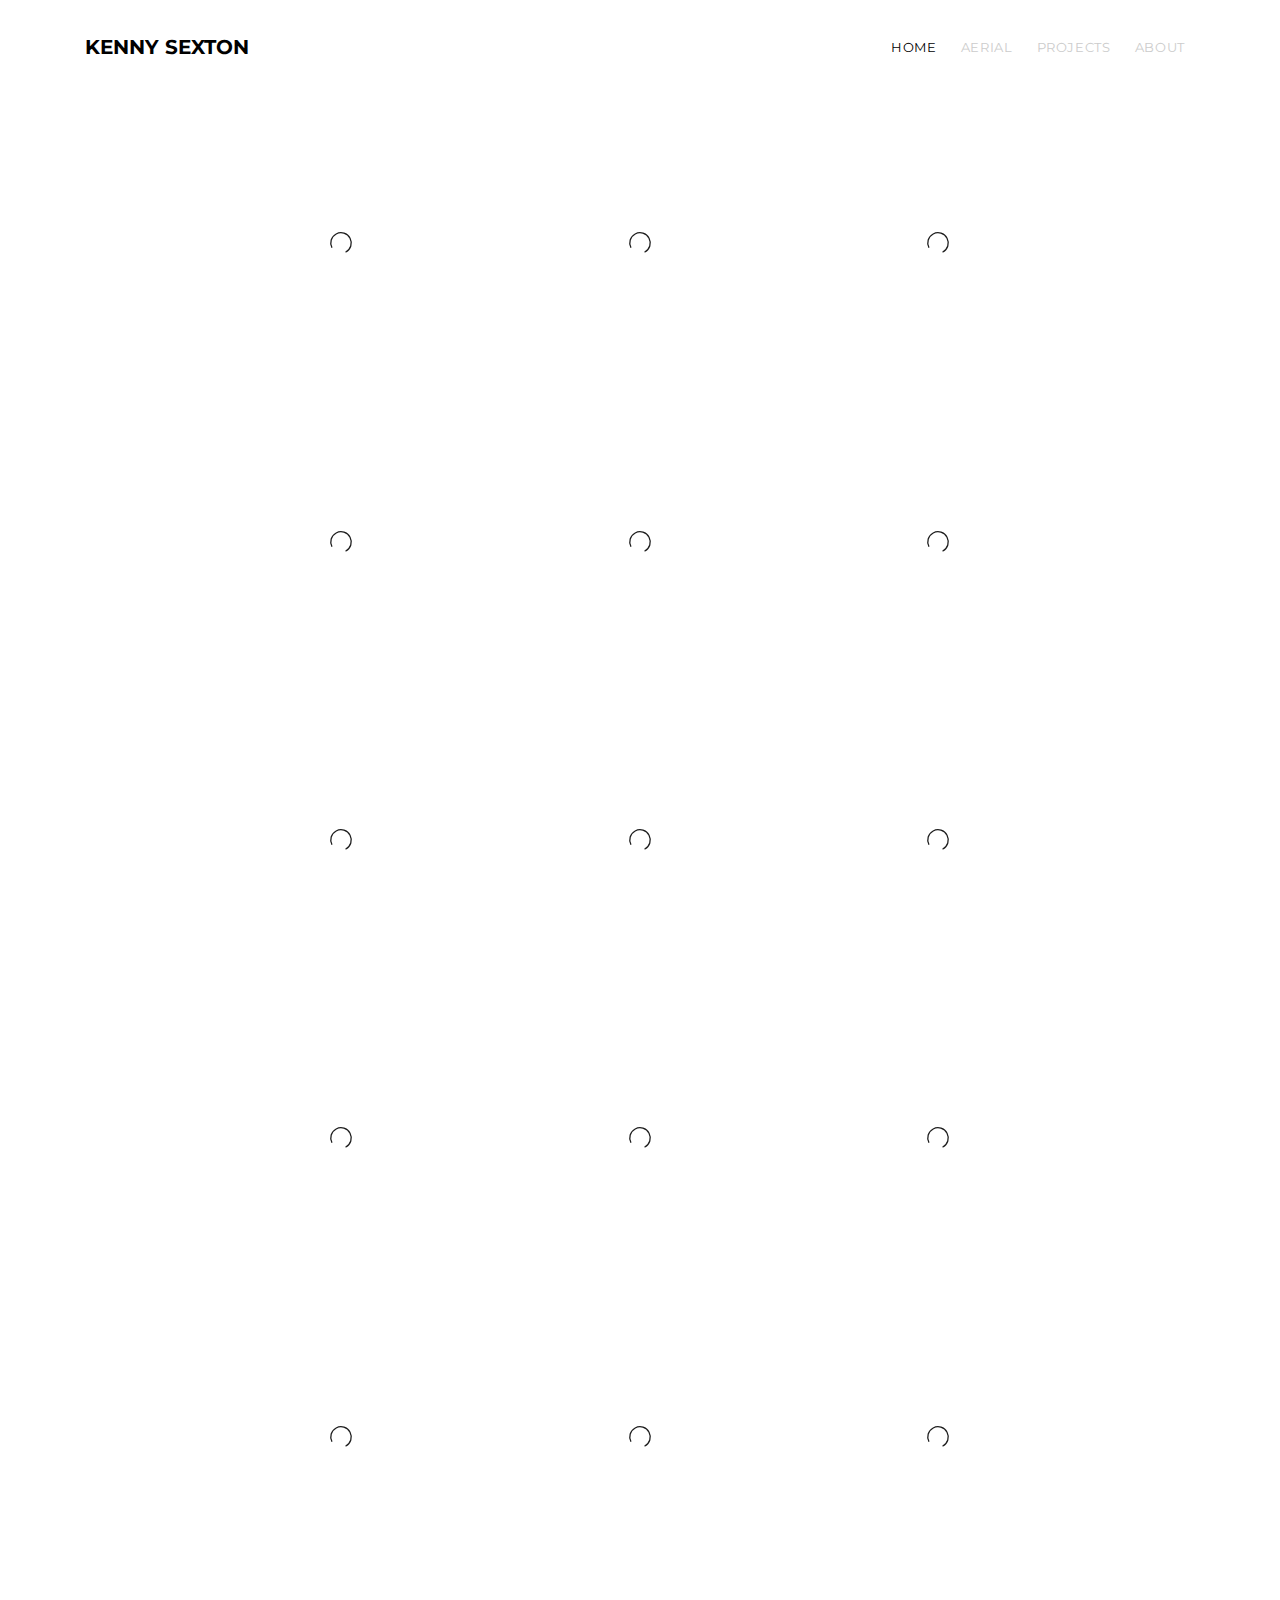
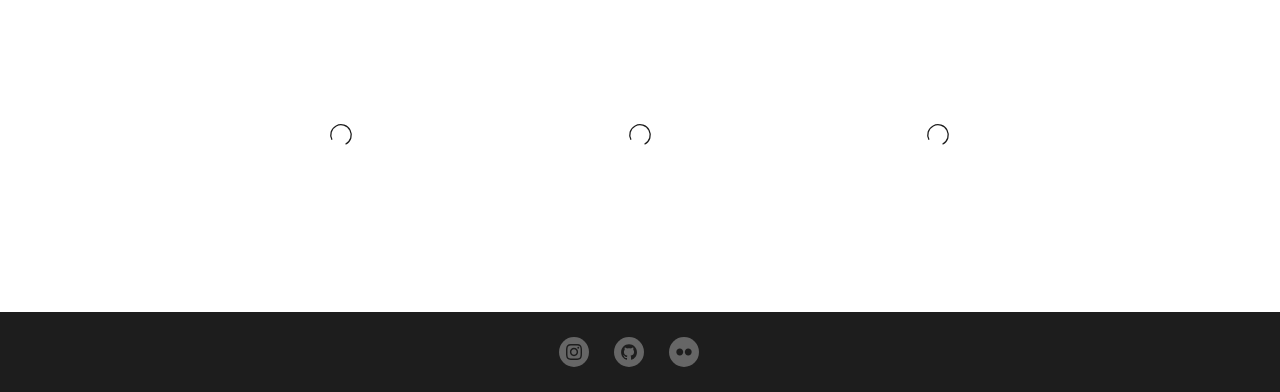
<file: index.html>
<!DOCTYPE html>
<html>
<head>
    <meta charset="utf-8"/>
    <meta name="viewport" content="width=device-width, initial-scale=1">
		<meta name="description" content="The work of Philadelphia photograpther Kenny Sexton.  Features both photographs as well as additonal projects.">
    
        <!-- Title -->
    <title>Kenny - Home</title>
	     
        <!-- CSS -->
    <link rel="stylesheet" type="text/css" href="css/bootstrap-min.css">
    <link rel="stylesheet" type="text/css" href="css/nav.css">
    <link rel="stylesheet" type="text/css" href="css/gallery.css">
    <link rel="stylesheet" type="text/css" href="css/lightbox.css">
    <link rel="stylesheet" type="text/css" href="css/footer.css">
	
				<!-- Font -->
		<link href="https://fonts.googleapis.com/css?family=Montserrat:200,400" rel="stylesheet">
	
</head>
<body>
<div id="cont" class="content">
<!----------------------------Nav---------------------------->
    <nav class="nav" role="navigation">
  	<div class="container">
    	<div class="row">
      	<div class="col-sm-4 col-xs-12">
        	<div id="logo"><a href="index.html"/>Kenny Sexton</div>
        </div>
				<a class="menu" href="#" onclick="openNav()"><img id="mobile-menu" src="icons/hamburger.svg"/></a>
        <div class="col-xs-8 text-right menu-1">
					<div id="mySidebar" class="sidebar"><a id="nav-close" onclick="closeNav()">&times;</a>
						<ul>
							<li class="active"><a>Home</a></li>
							<li><a href="aerial.html">Aerial</a></li>
							<li><a href="projects.html">Projects</a></li>
							<li><a href="about.html">About</a></li>
						</ul>
					</div>
				</div>
    	</div>
    </div>
  </nav>
<!----------------------------Gallery---------------------------->
    <div class="gallery">
        <ul class="aspect">
          <li>
            <div class="bind">
              <img src="icons/spinner.gif" data-src="images/img01.jpg"
						onclick="openModal();currentSlide(1)" class="cursor">
            </div>      
          </li>
          <li>
            <div class="bind">
              <img src="icons/spinner.gif" data-src="images/img02.jpg" onclick="openModal();currentSlide(2)" class="cursor">
            </div>
          </li>
          <li>
            <div class="bind">
              <img src="icons/spinner.gif" data-src="images/img03.jpg" onclick="openModal();currentSlide(3)" class="cursor">
              </div>
          </li>
          <li>
            <div class="bind">
              <img src="icons/spinner.gif" data-src="images/img04.jpg" onclick="openModal();currentSlide(4)" class="cursor">
            </div>
          </li>
          <li>
            <div class="bind">
              <img src="icons/spinner.gif" data-src="images/img05.jpg" onclick="openModal();currentSlide(5)" class="cursor">
            </div>
          </li>
          <li>
            <div class="bind">
              <img src="icons/spinner.gif" data-src="images/img06.jpg" onclick="openModal();currentSlide(6)" class="cursor">
            </div>
          </li>
          <li>
            <div class="bind">
              <img src="icons/spinner.gif" data-src="images/img07.jpg" onclick="openModal();currentSlide(7)" class="cursor">
            </div>
          </li>
          <li>
            <div class="bind">
              <img src="icons/spinner.gif" data-src="images/img08.jpg" onclick="openModal();currentSlide(8)" class="cursor">
            </div>
          </li>
          <li>
            <div class="bind">
              <img src="icons/spinner.gif" data-src="images/img09.jpg" onclick="openModal();currentSlide(9)" class="cursor">
            </div>
          </li>
					<li>
            <div class="bind">
              <img src="icons/spinner.gif" data-src="images/img10.jpg" onclick="openModal();currentSlide(10)" class="cursor">
            </div>
          </li>
					<li>
            <div class="bind">
              <img src="icons/spinner.gif" data-src="images/img11.jpg" onclick="openModal();currentSlide(11)" class="cursor">
            </div>
          </li>
					<li>
            <div class="bind">
              <img src="icons/spinner.gif" data-src="images/img12.jpg" onclick="openModal();currentSlide(12)" class="cursor">
            </div>
          </li>
					<li>
            <div class="bind">
              <img src="icons/spinner.gif" data-src="images/img13.jpg" onclick="openModal();currentSlide(13)" class="cursor">
            </div>
          </li>
					<li>
            <div class="bind">
              <img src="icons/spinner.gif" data-src="images/img14.jpg" onclick="openModal();currentSlide(14)" class="cursor">
            </div>
          </li>
					<li>
            <div class="bind">
              <img src="icons/spinner.gif" data-src="images/img15.jpg" onclick="openModal();currentSlide(15)" class="cursor">
            </div>
          </li>
					<li>
            <div class="bind">
              <img src="icons/spinner.gif" data-src="images/img16.jpg" onclick="openModal();currentSlide(16)" class="cursor">
            </div>
          </li>
					<li>
            <div class="bind">
              <img src="icons/spinner.gif" data-src="images/img17.jpg" onclick="openModal();currentSlide(17)" class="cursor">
            </div>
          </li>
					<li>
            <div class="bind">
              <img src="icons/spinner.gif" data-src="images/img18.jpg" onclick="openModal();currentSlide(18)" class="cursor">
            </div>
          </li>
        </ul>
    </div>
<!----------------------------Lightbox Modal---------------------------->
    <div id="myModal" class="modal">
      <span class="close cursor" onclick="closeModal()">&times;</span>
        <div class="modal-content">
		<a class="prev" onclick="plusSlides(-1)">&#10094;</a>

        <div class="mySlides">
					<ul class="aspect">
          	<li>
            	<div class="binder">
              	<img src="icons/spinner.gif" data-src="images/img01.jpg">
            	</div>      
          	</li>
					</ul>
        </div>
				<div class="mySlides">
					<ul class="aspect">
          	<li>
            	<div class="binder">
              	<img src="icons/spinner.gif" data-src="images/img02.jpg">
            	</div>      
          	</li>
					</ul>
        </div>
				<div class="mySlides">
					<ul class="aspect">
          	<li>
            	<div class="binder">
              	<img src="icons/spinner.gif" data-src="images/img03.jpg">
            	</div>      
          	</li>
					</ul>
        </div>
				<div class="mySlides">
					<ul class="aspect">
          	<li>
            	<div class="binder">
              	<img src="icons/spinner.gif" data-src="images/img04.jpg">
            	</div>      
          	</li>
					</ul>
        </div>
				<div class="mySlides">
					<ul class="aspect">
          	<li>
            	<div class="binder">
              	<img src="icons/spinner.gif" data-src="images/img05.jpg">
            	</div>      
          	</li>
					</ul>
        </div>
				<div class="mySlides">
					<ul class="aspect">
          	<li>
            	<div class="binder">
              	<img src="icons/spinner.gif" data-src="images/img06.jpg">
            	</div>      
          	</li>
					</ul>
        </div>
				<div class="mySlides">
					<ul class="aspect">
          	<li>
            	<div class="binder">
              	<img src="icons/spinner.gif" data-src="images/img07.jpg">
            	</div>      
          	</li>
					</ul>
        </div>
				<div class="mySlides">
					<ul class="aspect">
          	<li>
            	<div class="binder">
              	<img src="icons/spinner.gif" data-src="images/img08.jpg">
            	</div>      
          	</li>
					</ul>
        </div>
				<div class="mySlides">
					<ul class="aspect">
          	<li>
            	<div class="binder">
              	<img src="icons/spinner.gif" data-src="images/img09.jpg">
            	</div>      
          	</li>
					</ul>
        </div>
				<div class="mySlides">
					<ul class="aspect">
          	<li>
            	<div class="binder">
              	<img src="icons/spinner.gif" data-src="images/img10.jpg">
            	</div>      
          	</li>
					</ul>
        </div>
				<div class="mySlides">
					<ul class="aspect">
          	<li>
            	<div class="binder">
              	<img src="icons/spinner.gif" data-src="images/img11.jpg">
            	</div>      
          	</li>
					</ul>
        </div>
				<div class="mySlides">
					<ul class="aspect">
          	<li>
            	<div class="binder">
              	<img src="icons/spinner.gif" data-src="images/img12.jpg">
            	</div>      
          	</li>
					</ul>
        </div>
				<div class="mySlides">
					<ul class="aspect">
          	<li>
            	<div class="binder">
              	<img src="icons/spinner.gif" data-src="images/img13.jpg">
            	</div>      
          	</li>
					</ul>
        </div>
				<div class="mySlides">
					<ul class="aspect">
          	<li>
            	<div class="binder">
              	<img src="icons/spinner.gif" data-src="images/img14.jpg">
            	</div>      
          	</li>
					</ul>
        </div>
				<div class="mySlides">
					<ul class="aspect">
          	<li>
            	<div class="binder">
              	<img src="icons/spinner.gif" data-src="images/img15.jpg">
            	</div>      
          	</li>
					</ul>
        </div>
				<div class="mySlides">
					<ul class="aspect">
          	<li>
            	<div class="binder">
              	<img src="icons/spinner.gif" data-src="images/img16.jpg">
            	</div>      
          	</li>
					</ul>
        </div>
				<div class="mySlides">
					<ul class="aspect">
          	<li>
            	<div class="binder">
              	<img src="icons/spinner.gif" data-src="images/img17.jpg">
            	</div>      
          	</li>
					</ul>
        </div>
				<div class="mySlides">
					<ul class="aspect">
          	<li>
            	<div class="binder">
              	<img src="icons/spinner.gif" data-src="images/img18.jpg">
            	</div>      
          	</li>
					</ul>
        </div>
        
        <a class="next" onclick="plusSlides(1)">&#10095;</a>

        <div class="caption-container">
          <p id="caption"></p>
        </div>

        <div class="column">
          <span class="demo cursor" alt="Nature and sunrise"/>
        </div>
        <div class="column">
          <span class="demo cursor" alt="Trolltunga, Norway"/>
        </div>
        <div class="column">
          <span class="demo cursor" alt="Mountains and fjords"/>
        </div>
        <div class="column">
          <span class="demo cursor" alt="Northern Lights"/>
        </div>
      </div>
    </div>
		<!----------------------------Footer---------------------------->
	<div id="footer"></div>   
</div>

</body>
		<!-- JQuery -->
<script src="https://ajax.googleapis.com/ajax/libs/jquery/3.3.1/jquery.min.js"></script>

		<!-- JS -->
<script src="js/lightbox.js"></script>
<script src="js/nav.js"></script>
<script src="js/htmlReuse.js"></script>
<script src="js/lazyload.js"></script>
<!--<script src="js/runEXIF.js"></script>-->
</html>
</file>
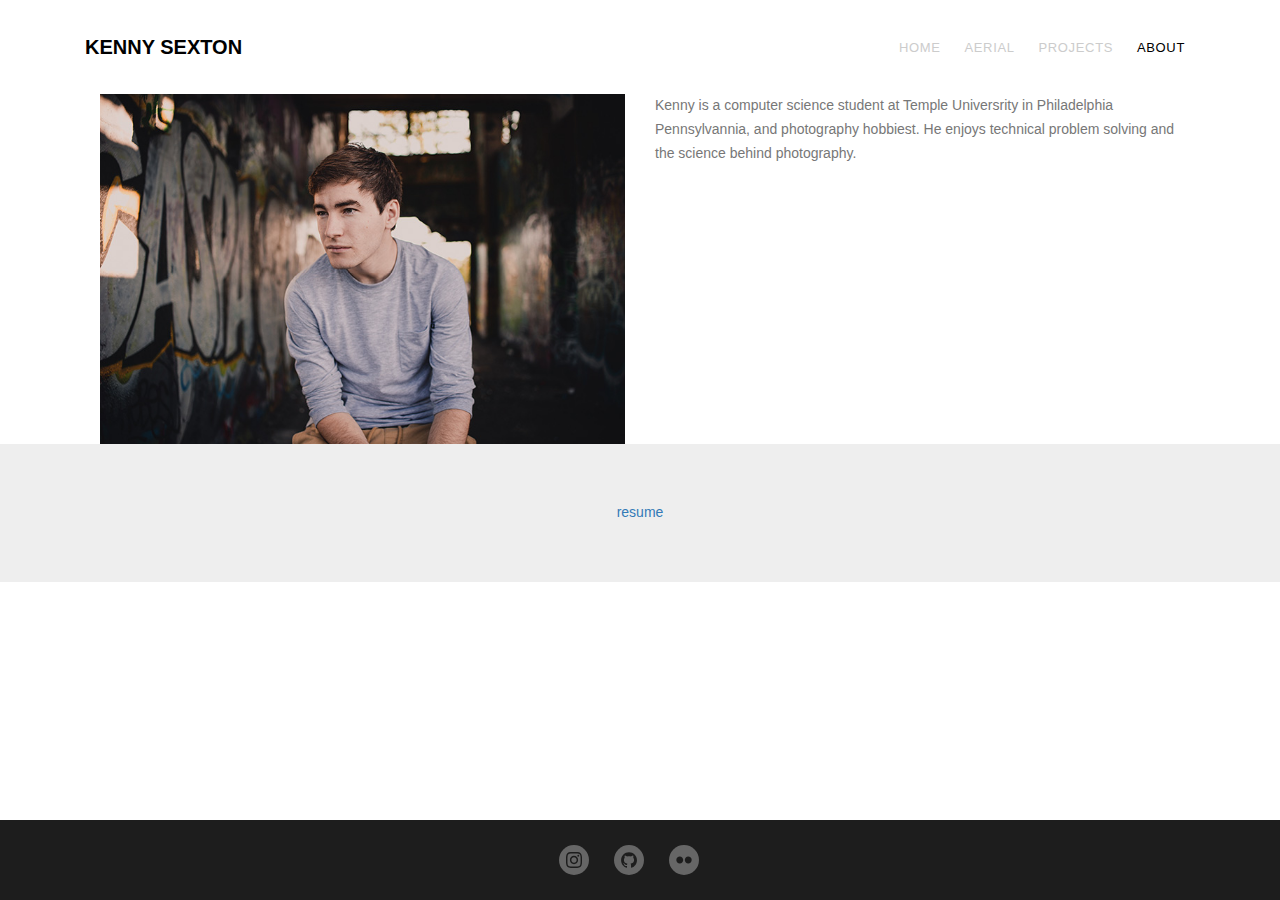
<file: about.html>
<!DOCTYPE html>
<html>
<head>
    <meta charset="utf-8"/>
    <meta name="viewport" content="width=device-width, initial-scale=1">
    
        <!-- Title -->
    <title>Kenny - About</title>
    
        <!-- CSS -->
    <link rel="stylesheet" type="text/css" href="css/bootstrap-min.css">
    <link rel="stylesheet" type="text/css" href="css/nav.css">
    <link rel="stylesheet" type="text/css" href="css/footer.css">
		<link rel="stylesheet" type="text/css" href="css/gallery.css">
</head>
<body>
<div class="content">
     <!----------------------------Nav---------------------------->
    <nav class="nav" role="navigation">
  	<div class="container">
    	<div class="row">
      	<div class="col-sm-4 col-xs-12">
        	<div id="logo"><a href="index.html"/>Kenny Sexton</div>
        </div>
				<a class="menu" href="#" onclick="openNav()"><img id="mobile-menu" src="icons/hamburger.svg"/></a>
        <div class="col-xs-8 text-right menu-1">
					<div id="mySidebar" class="sidebar"><a id="nav-close" onclick="closeNav()">&times;</a>
						<ul>
							<li><a href="index.html">Home</a></li>
							<li><a href="aerial.html">Aerial</a></li>
							<li><a href="projects.html">Projects</a></li>
							<li class="active"><a href="about.html">About</a></li>
						</ul>
					</div>
				</div>
    	</div>
    </div>
  </nav>
	<div class="container">
		
		<div class="col-sm-6">
			<img src="images/portrait.jpg">
		</div>
		<div class="col-sm-6">
			<p> Kenny is a computer science student at Temple Universrity in Philadelphia Pennsylvannia, and photography hobbiest.  He enjoys technical problem solving and the science behind photography.   </p>
		</div>
	</div>
	
	
	<div class="jumbotron text-center">
		<a target="_blank" href="/files/KennethSextonResume.pdf" id="resume" class="btn btn-light">resume</a>
	</div>
	
 	<div id="footer"></div>  
    
</div>
		<!-- JQuery -->
<script src="https://ajax.googleapis.com/ajax/libs/jquery/3.3.1/jquery.min.js"></script>

		<!-- JS -->
<script src="js/nav.js"></script>
<script src="js/htmlReuse.js"></script>

</body>
</html>
</file>
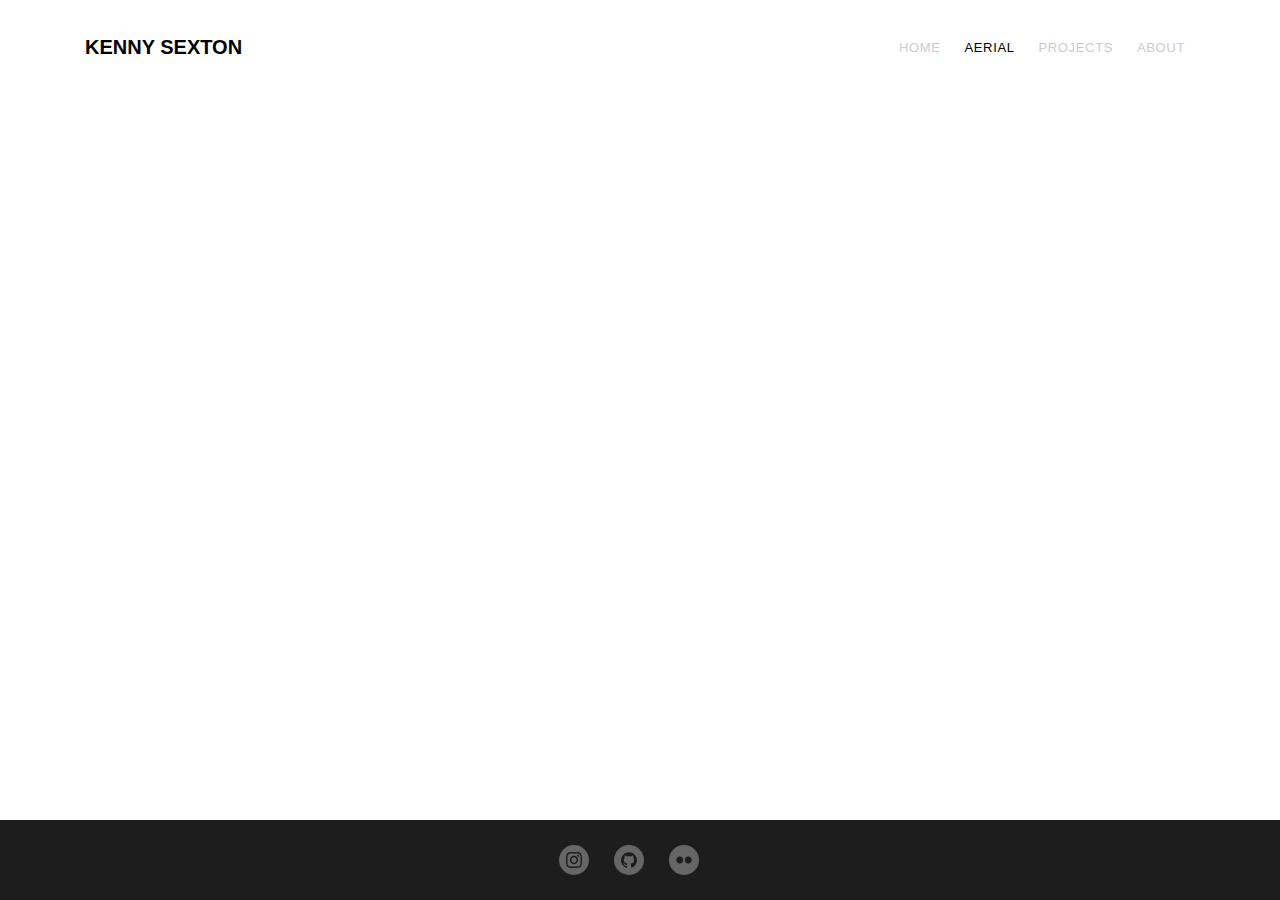
<file: aerial.html>
<!DOCTYPE html>
<html>
<head>
    <meta charset="utf-8"/>
    <meta name="viewport" content="width=device-width, initial-scale=1">
    
        <!-- Title -->
    <title>Kenny - Aerial</title>
    
        <!-- JQuery -->
    <script src="https://ajax.googleapis.com/ajax/libs/jquery/3.3.1/jquery.min.js"></script>
		
		   <!-- JS -->
		<script src="js/nav.js"></script>
    
        <!-- CSS -->
    <link rel="stylesheet" type="text/css" href="css/bootstrap.css">
    <link rel="stylesheet" type="text/css" href="css/nav.css">
    <link rel="stylesheet" type="text/css" href="css/footer.css">
</head>
<body>
<div class="content">
	<nav class="nav" role="navigation">
  	<div class="container">
    	<div class="row">
      	<div class="col-sm-4 col-xs-12">
        	<div id="logo"><a href="index.html"/>Kenny Sexton</div>
        </div>
				<a class="menu" href="#" onclick="openNav()"><img id="mobile-menu" src="icons/hamburger.svg"/></a>
        <div class="col-xs-8 text-right menu-1">
					<div id="mySidebar" class="sidebar"><a id="nav-close" onclick="closeNav()">&times;</a>
						<ul>
							<li><a href="index.html">Home</a></li>
							<li class="active"><a>Aerial</a></li>
							<li><a href="projects.html">Projects</a></li>
							<li><a href="about.html">About</a></li>
						</ul>
					</div>
				</div>
    	</div>
    </div>
  </nav>
    
 
    <div class="footer">
        <a href="https://www.instagram.com/kenny_sexton/">
            <div class="circle" id="cir1">
                <img src="icons/instagram.svg" alt="instagram">
            </div>
        </a>

        <a href="https://github.com/kennysexton/kennysexton.github.io">
            <div class="circle" id="cir2">
                <img src="icons/github.svg" alt="github">
            </div>
        </a>

        <a href="https://www.flickr.com/photos/146645820@N03/">
            <div class="circle" id=cir3>
                <img src="icons/flickr.svg" alt="flickr">
            </div>
        </a>
    </div>
</div>
		
</body>
</html>
</file>
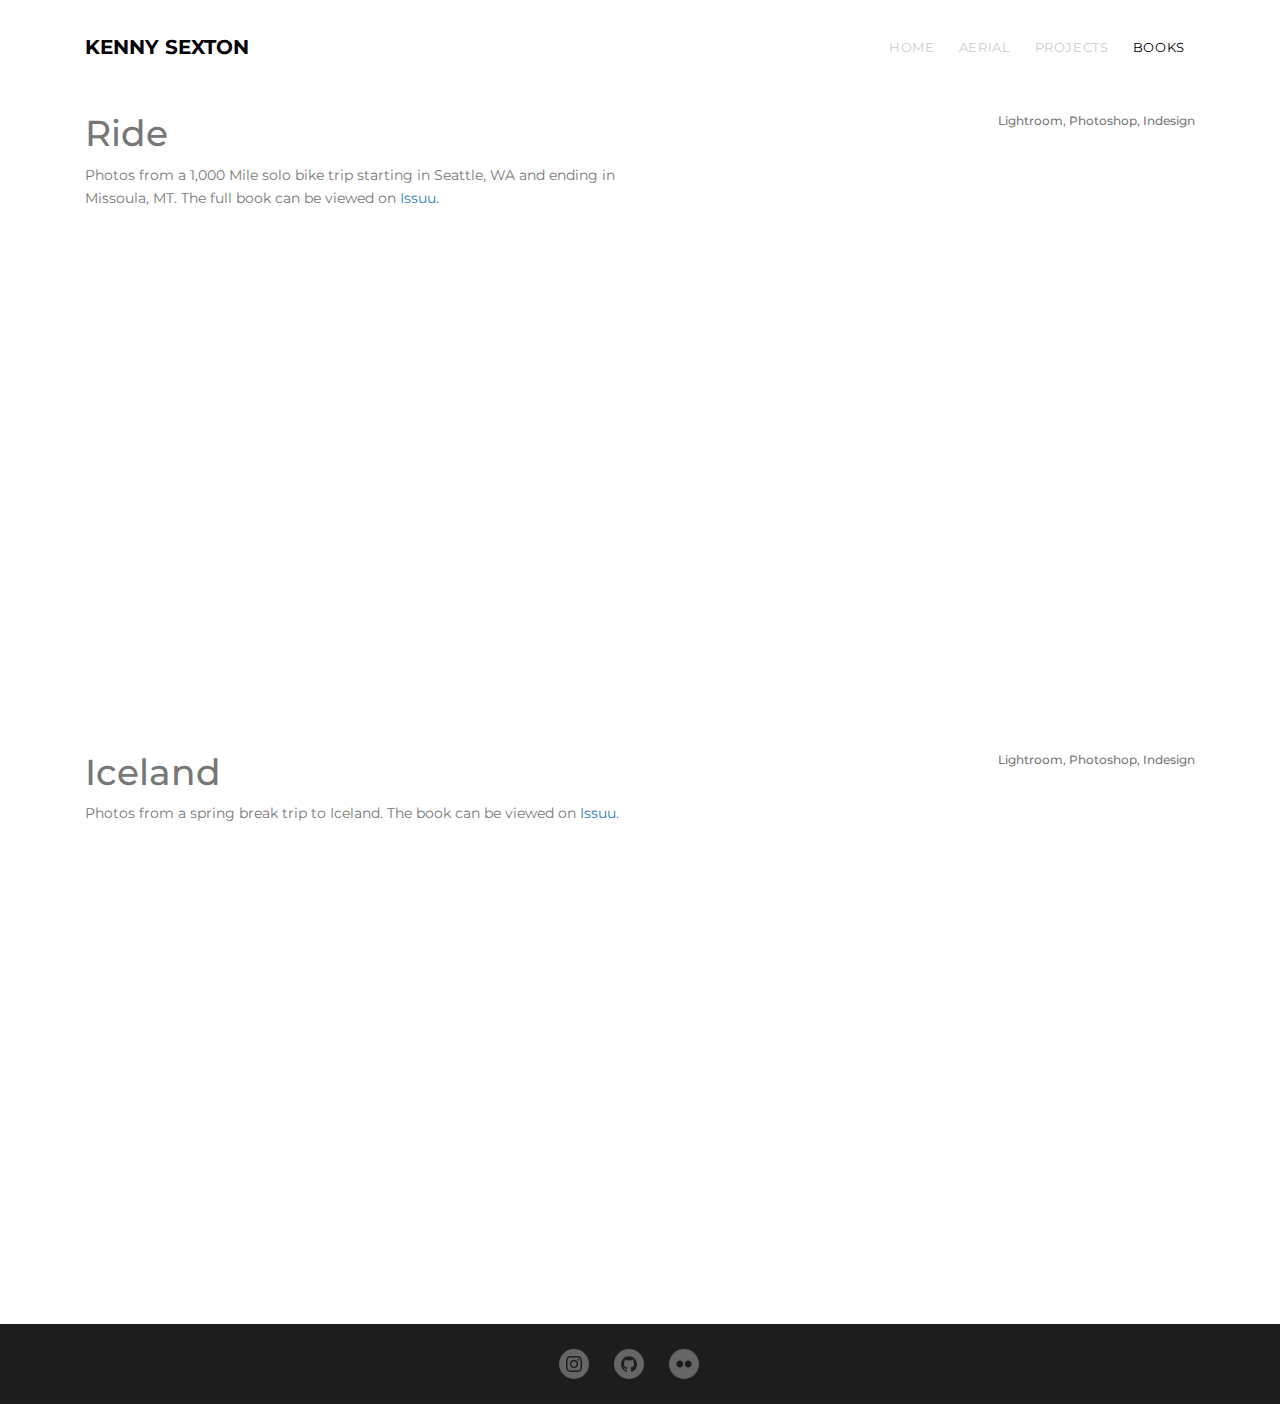
<file: books.html>
<!DOCTYPE html>
<html>
  <head>
    <meta charset="utf-8"/>
    <meta name="viewport" content="width=device-width, initial-scale=1">
    <meta name="description" content="Information about photographer Kenny Sexton">

    <!-- Title -->
    <title>Kenny - About</title>

    <!-- CSS -->
    <link rel="stylesheet" type="text/css" href="css/bootstrap-min.css">
    <link rel="stylesheet" type="text/css" href="css/nav.css">
    <link rel="stylesheet" type="text/css" href="css/footer.css">
    <link rel="stylesheet" type="text/css" href="css/gallery.css">

    <!-- Font -->
    <link href="https://fonts.googleapis.com/css?family=Montserrat:200,400" rel="stylesheet">
  </head>
  <body>
    <div class="content">
      <!----------------------------Nav---------------------------->
      <nav class="nav" role="navigation">
        <div class="container">
          <div class="row">
            <div class="col-sm-4 col-xs-12">
              <div id="logo"><a href="index.html"/>Kenny Sexton</div>
            </div>
            <a class="menu" href="#" onclick="openNav()"><img id="mobile-menu" src="icons/hamburger.svg"/></a>
            <div class="col-xs-8 text-right menu-1">
              <div id="mySidebar" class="sidebar"><a id="nav-close" onclick="closeNav()">&times;</a>
                <ul>
                  <li><a href="index.html">Home</a></li>
                  <li><a href="aerial.html">Aerial</a></li>
                  <li><a href="projects.html">Projects</a></li>
                  <li class="active"><a href="books.html">Books</a></li>
                </ul>
              </div>
            </div>
          </div>
        </div>
      </nav>
      <div class="container">
        <div class="row">
          <div class="col-sm-6">
            <h1>Ride</h1>
            <p>Photos from a 1,000 Mile solo bike trip starting in Seattle, WA and ending in Missoula, MT.  The full book can be viewed on <a href="https://issuu.com/kennysexton4/docs/bikebook" target="_blank">Issuu.</a></p>
          </div>
          <div class="col-sm-6 bottom-align-text text-right">
            <h1 class="small">Lightroom, Photoshop, Indesign</h1>
          </div>
        </div>
        <iframe src="https://cdn.flipsnack.com/widget/v2/widget.html?hash=fuj8438jd" width="100%" height="480" seamless="seamless" scrolling="no" frameBorder="0" allowFullScreen></iframe>
        <br>
        <br>
        <div class="row">
          <div class="col-sm-6">
            <h1>Iceland</h1>
            <p>Photos from a spring break trip to Iceland.  The book can be viewed on <a href="https://issuu.com/kennysexton4/docs/iceland" target="_blank">Issuu.</a></p>
          </div>
          <div class="col-sm-6 bottom-align-text text-right">
            <h1 class="small">Lightroom, Photoshop, Indesign</h1>
          </div>
        </div>
        <iframe src="https://cdn.flipsnack.com/widget/v2/widget.html?hash=fh5sz02lc" width="100%" height="480" seamless="seamless" scrolling="no" frameBorder="0" allowFullScreen></iframe>

      </div>

      <div id="footer"> 

      </div>
      <!-- JQuery -->
      <script src="https://ajax.googleapis.com/ajax/libs/jquery/3.3.1/jquery.min.js"></script>

      <!-- JS -->
      <script src="js/nav.js"></script>
      <script src="js/htmlReuse.js"></script>
    </div>
  </body>
</html>
</file>
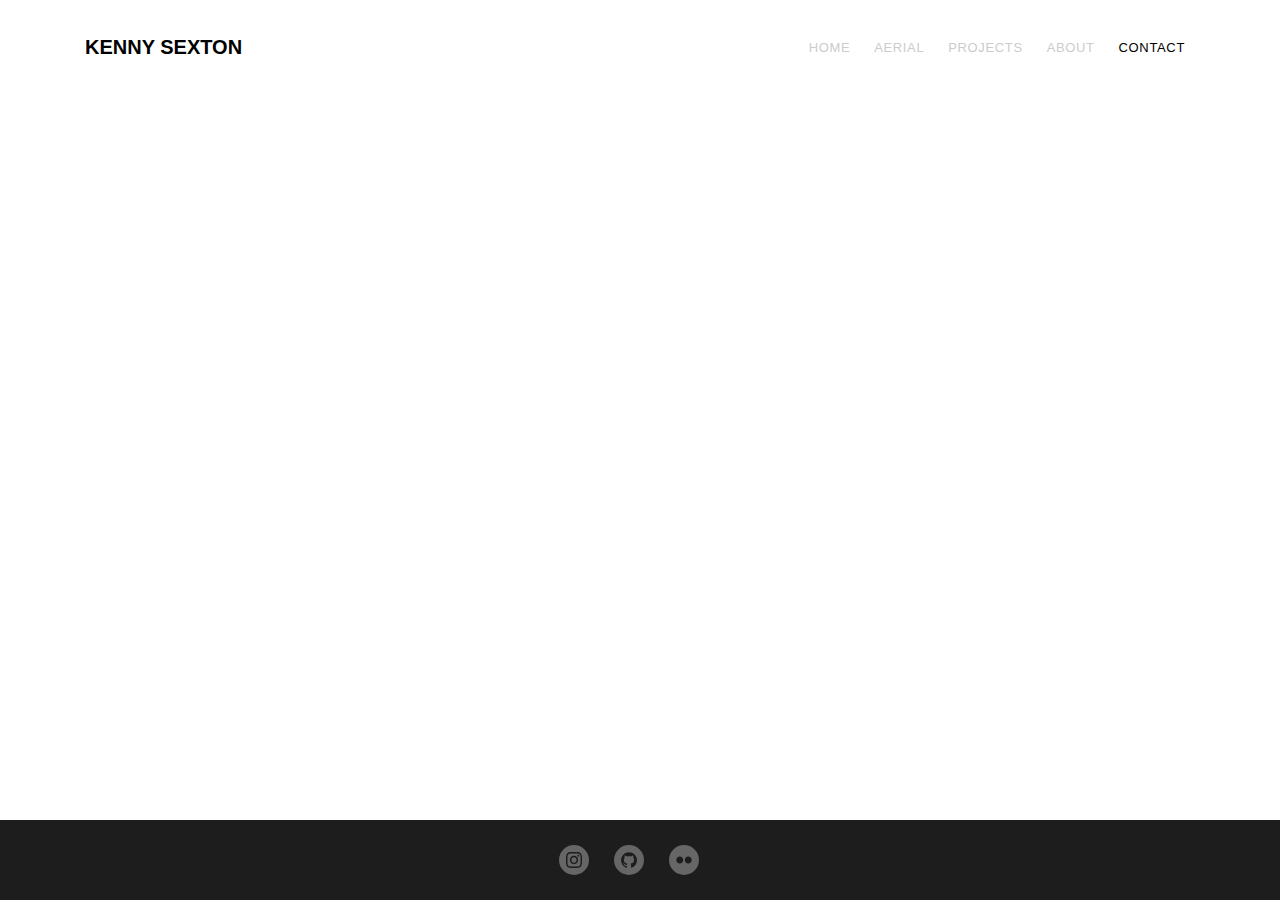
<file: contact.html>
<!DOCTYPE html>
<html>
<head>
    <meta charset="utf-8"/>
    <meta name="viewport" content="width=device-width, initial-scale=1">
    
        <!-- Title -->
    <title>Kenny - Contact</title>
    
        <!-- JQuery -->
    <script src="https://ajax.googleapis.com/ajax/libs/jquery/3.3.1/jquery.min.js"></script>
    
        <!-- CSS -->
    <link rel="stylesheet" type="text/css" href="css/bootstrap.css">
    <link rel="stylesheet" type="text/css" href="css/nav.css">
    <link rel="stylesheet" type="text/css" href="css/footer.css">
</head>
<body>
<div class="content">
     <nav class="nav" role="navigation">
        <div class="container">
            <div class="row">
                <div class="col-sm-4 col-xs-12">
                    <div id="logo"><a href="/"/>Kenny Sexton</div>
                </div>
                <div class="col-xs-8 text-right menu-1">
                    <ul>
                        <li ><a href="/">Home</a></li>
                        <li><a>Aerial</a></li>
                        <li><a href="projects.html">Projects</a></li>
                        <li><a>About</a></li>
                        <li class="active"><a>Contact</a></li>
                    </ul>
                </div>
            </div>
        </div>
    </nav>
    
 
    <div class="footer">
        <a href="https://www.instagram.com/kenny_sexton/">
            <div class="circle" id="cir1">
                <img src="icons/instagram.svg" alt="instagram">
            </div>
        </a>

        <a href="https://github.com/kennysexton/kennysexton.github.io">
            <div class="circle" id="cir2">
                <img src="icons/github.svg" alt="github">
            </div>
        </a>

        <a href="https://www.flickr.com/photos/146645820@N03/">
            <div class="circle" id=cir3>
                <img src="icons/flickr.svg" alt="flickr">
            </div>
        </a>
    </div>
</div>
</body>
</html>
</file>
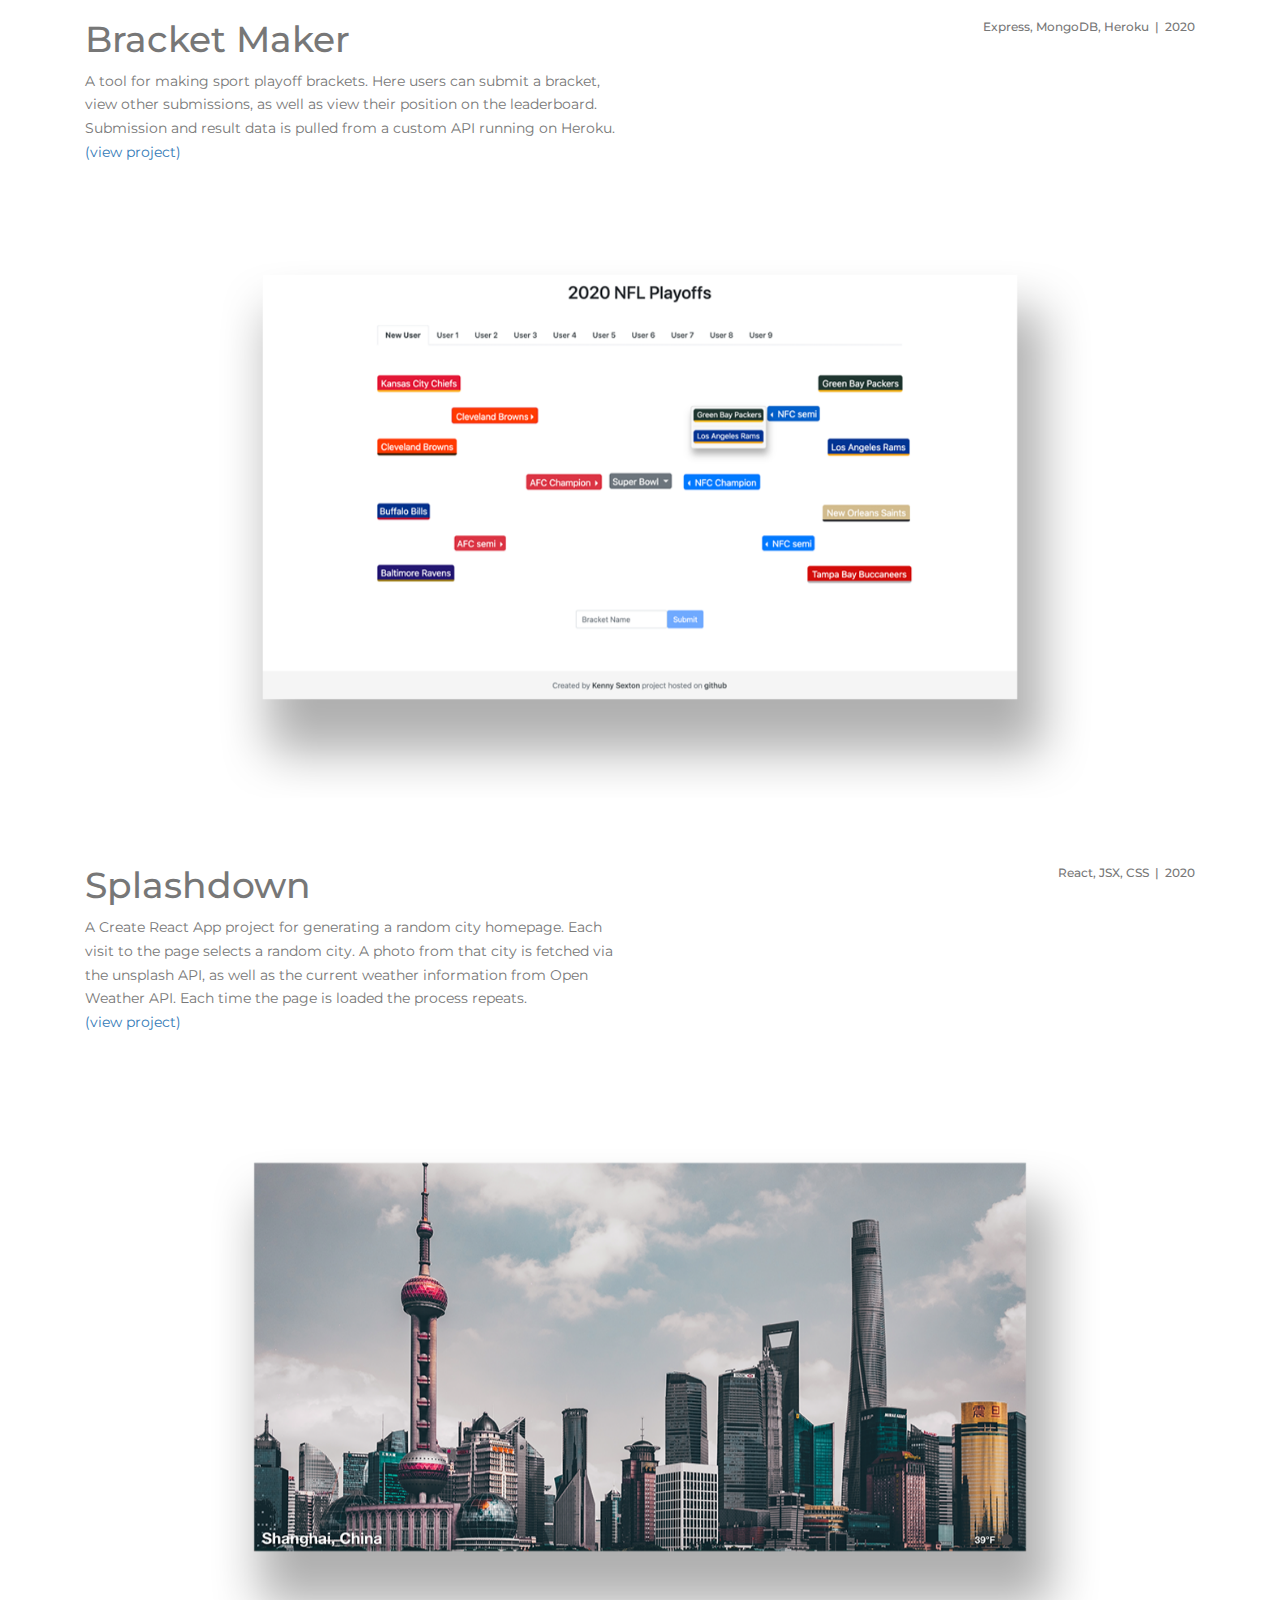
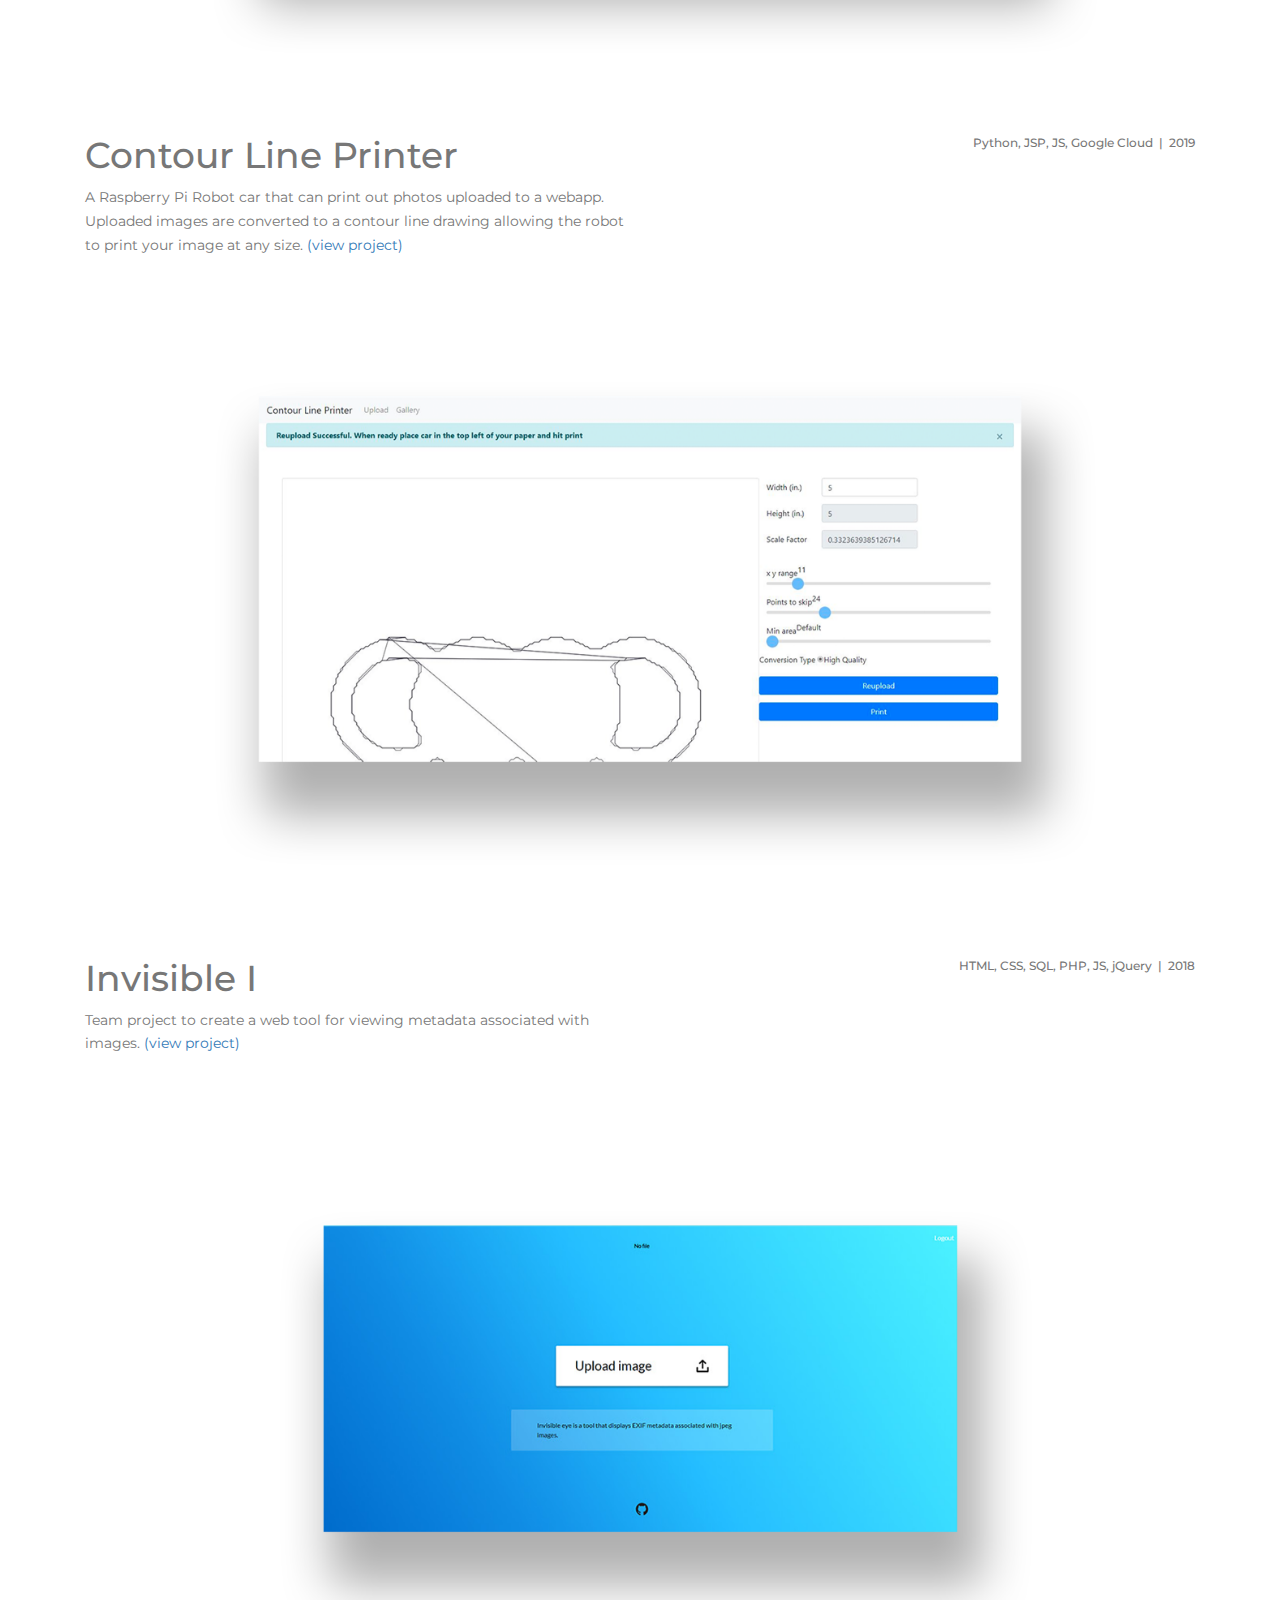
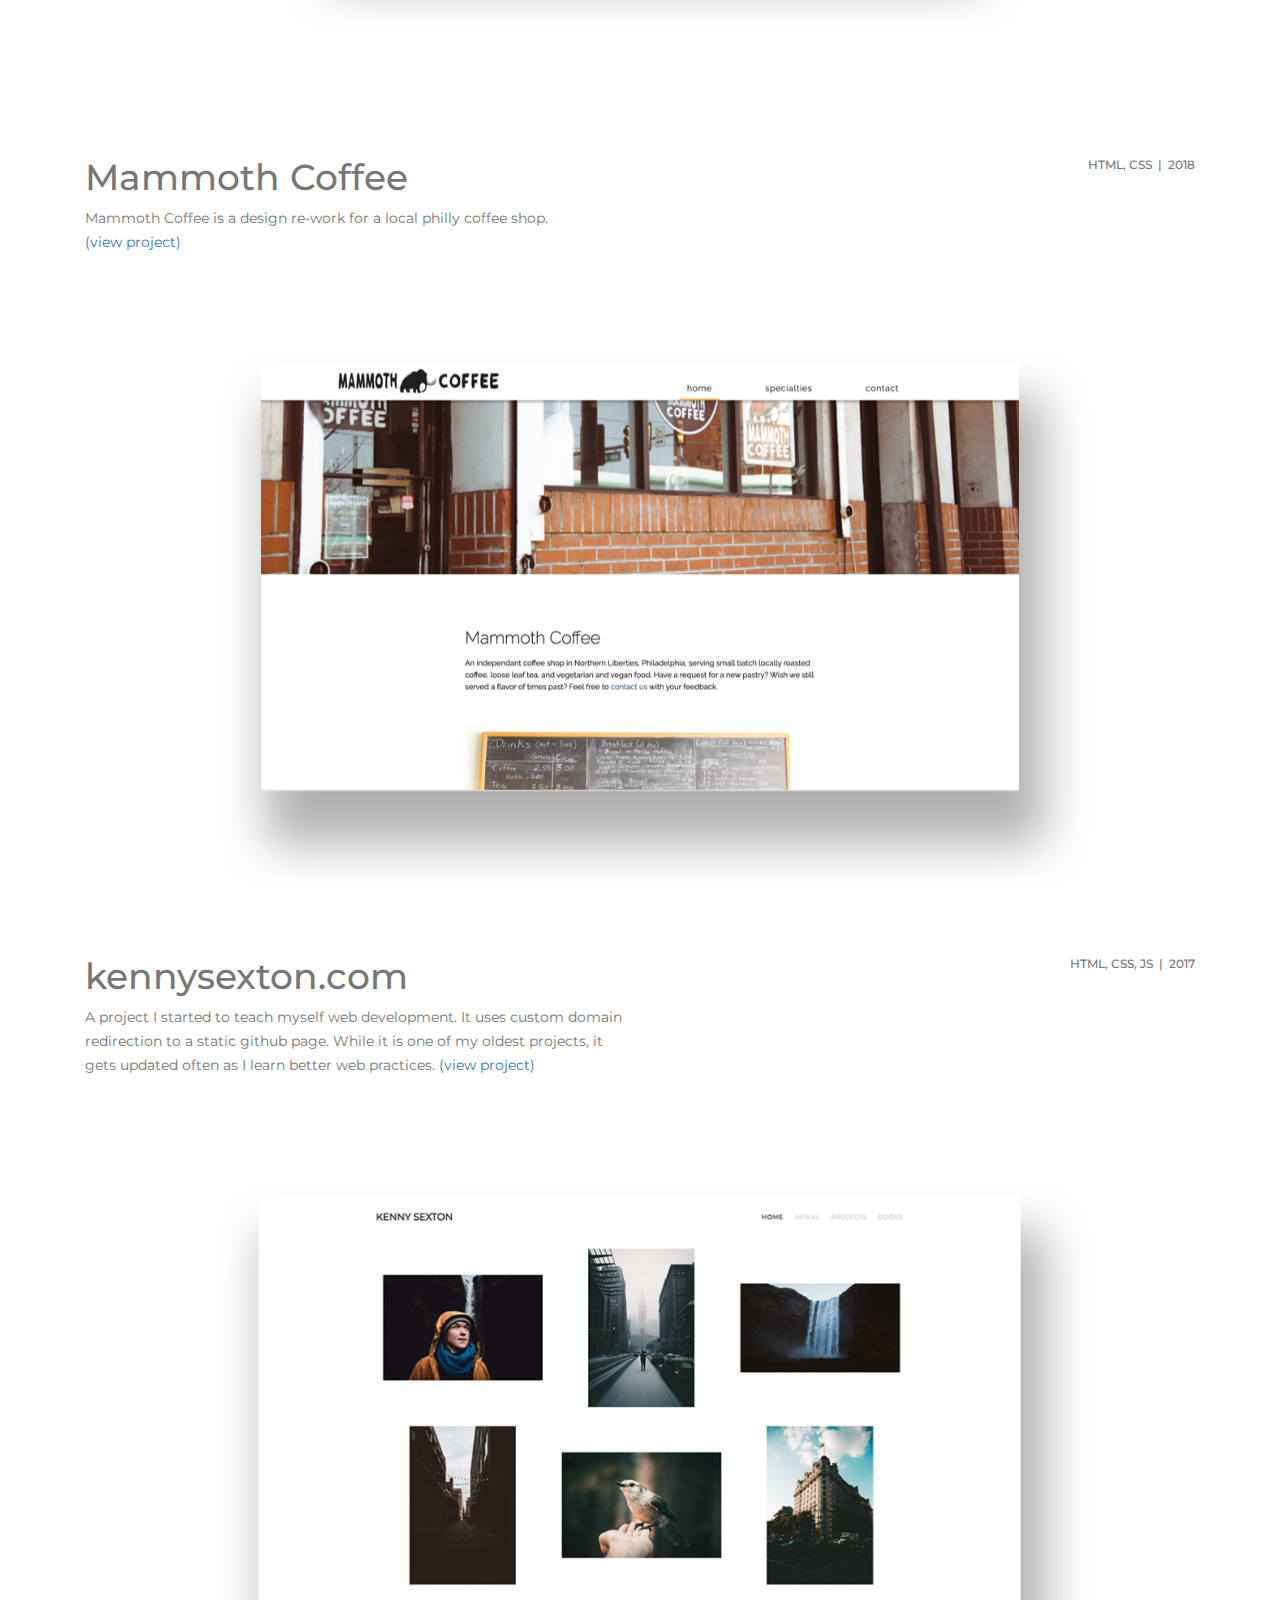
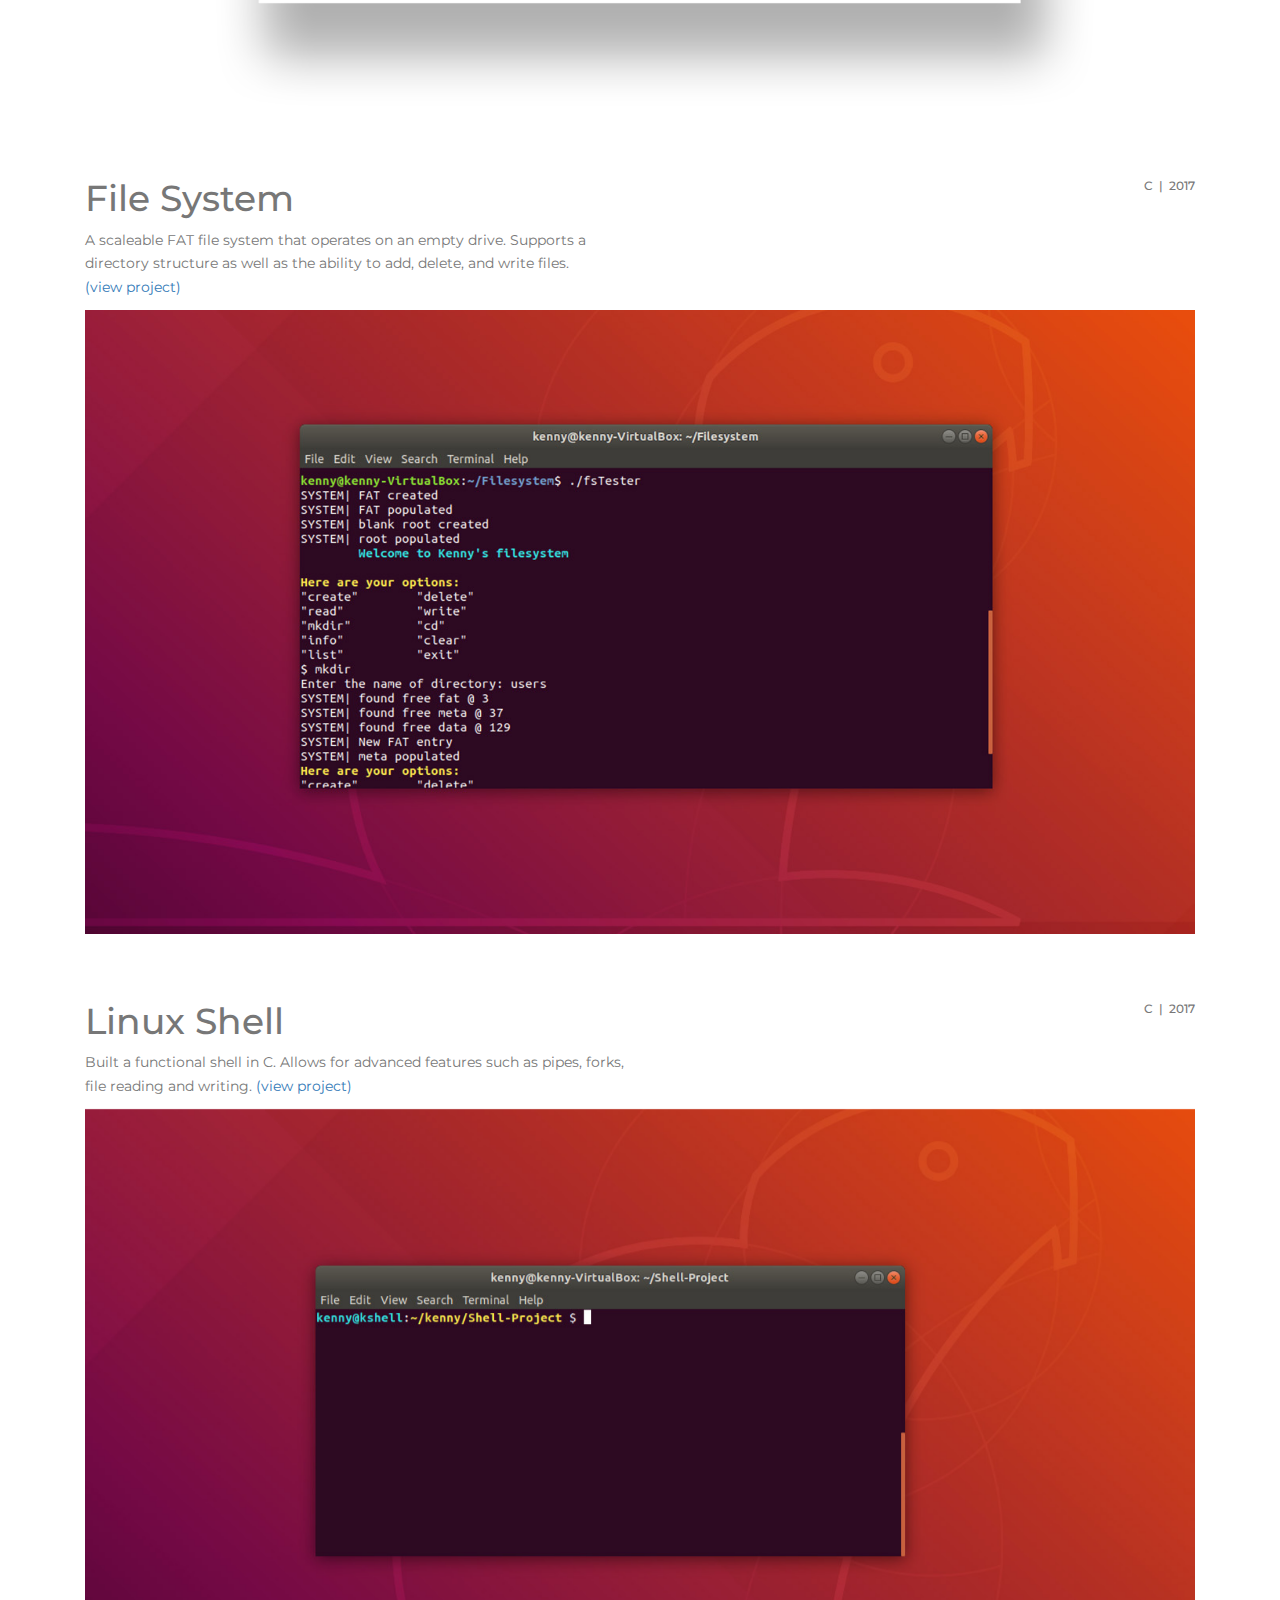
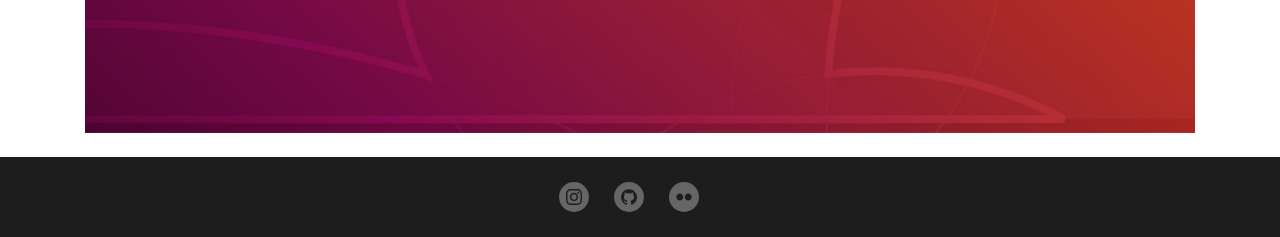
<file: projects.html>
<!DOCTYPE html>
<html lang="en">

<head>
  <meta charset="utf-8" />
  <meta name="viewport" content="width=device-width, initial-scale=1">
  <meta name="description" content="Here are some of the technical projects I have worked on.">

  <!-- Title -->
  <title>Kenny - Projects</title>

  <!-- CSS -->
  <link rel="stylesheet" type="text/css" href="css/bootstrap-min.css">
  <link rel="stylesheet" type="text/css" href="css/nav.css">
  <link rel="stylesheet" type="text/css" href="css/footer.css">
  <link rel="stylesheet" type="text/css" href="css/gallery.css">

  <!-- Font -->
  <link href="https://fonts.googleapis.com/css?family=Montserrat:200,400&display=swap" rel="stylesheet">
</head>

<body>
  <div class="content">
    <!----------------------------Nav---------------------------->
    <nav class="navigation" role="navigation"></nav>

    <div class="container">
      <div class="row">
        <div class="col-sm-6">
          <h1>Bracket Maker</h1>
          <p>A tool for making sport playoff brackets. Here users can submit a bracket, view other submissions, as well
            as view their position on the leaderboard. Submission and result data is pulled from a custom API running on
            Heroku. <a class="text-nowrap" href="https://github.com/kennysexton/Sport-Bracket-Maker" target="_blank"
              rel="noreferrer noopener">(view project)</a></p>
        </div>
        <div class="col-sm-6 bottom-align-text text-right">
          <h1 class="small">Express, MongoDB, Heroku &nbsp;|&nbsp; 2020</h1>
        </div>
        <div class="col-lg-12">
          <img alt="" src="images/proj-imgs/bracket.png" />
        </div>
      </div>
      <br>
      <br>
      <div class="row">
        <div class="col-sm-6">
          <h1>Splashdown</h1>
          <p>A Create React App project for generating a random city homepage. Each visit to the page selects a random
            city. A photo from that city is fetched via the unsplash API, as well as the current weather information
            from Open Weather API. Each time the page is loaded the process repeats. <a class="text-nowrap"
              href="https://kennysexton.com/splashdown/" target="_blank" rel="noreferrer noopener">(view project)</a>
          </p>
        </div>
        <div class="col-sm-6 bottom-align-text text-right">
          <h1 class="small">React, JSX, CSS &nbsp;|&nbsp; 2020</h1>
        </div>
        <div class="col-lg-12">
          <img alt="" src="images/proj-imgs/splashdown.png" />
        </div>
      </div>
      <br>
      <br>
      <div class="row">
        <div class="col-sm-6">
          <h1>Contour Line Printer</h1>
          <p>A Raspberry Pi Robot car that can print out photos uploaded to a webapp. Uploaded images are converted to a
            contour line drawing allowing the robot to print your image at any size. <a class="text-nowrap"
              href="https://github.com/contourlineprinter/capstone" target="_blank" rel="noreferrer noopener">(view
              project)</a></p>
        </div>
        <div class="col-sm-6 bottom-align-text text-right">
          <h1 class="small">Python, JSP, JS, Google Cloud &nbsp;|&nbsp; 2019</h1>
        </div>
        <div class="col-lg-12">
          <img alt="" src="images/proj-imgs/contourlineprinter.png" />
        </div>
      </div>
      <br>
      <br>
      <div class="row">
        <div class="col-sm-6">
          <h1>Invisible I</h1>
          <p>Team project to create a web tool for viewing metadata associated with images. <a class="text-nowrap"
              href="https://github.com/kennysexton/Invisible-I" target="_blank" rel="noreferrer noopener">(view
              project)</a></p>
        </div>
        <div class="col-sm-6 bottom-align-text text-right">
          <h3 class="small">HTML, CSS, SQL, PHP, JS, jQuery &nbsp;|&nbsp; 2018</h3>
        </div>
        <div class="col-lg-12">
          <img alt="" src="images/proj-imgs/invisible-i.png" />
        </div>
      </div>
      <br>
      <br>
      <div class="row">
        <div class="col-sm-6">
          <h1>Mammoth Coffee</h1>
          <p>Mammoth Coffee is a design re-work for a local philly coffee shop. <a class="text-nowrap"
              href="https://kennysexton.com/MammothCoffee/index.html" target="_blank" rel="noreferrer noopener">(view
              project)</a></p>
        </div>
        <div class="col-sm-6 bottom-align-text text-right">
          <h3 class="small text-nowrap">HTML, CSS &nbsp;|&nbsp; 2018</h3>
        </div>
        <div class="col-lg-12">
          <img alt="" src="images/proj-imgs/mammoth.png" />
        </div>
      </div>
      <br>
      <br>
      <div class="row">
        <div class="col-sm-6">
          <h1>kennysexton.com</h1>
          <p>A project I started to teach myself web development. It uses custom domain redirection to a static github
            page. While it is one of my oldest projects, it gets updated often as I learn better web practices. <a
              class="text-nowrap" href="https://github.com/kennysexton/kennysexton.github.io" target="_blank"
              rel="noreferrer noopener">(view project)</a></p>
        </div>
        <div class="col-sm-6 bottom-align-text text-right">
          <h1 class="small">HTML, CSS, JS &nbsp;|&nbsp; 2017</h1>
        </div>
        <div class="col-lg-12">
          <img alt="" src="images/proj-imgs/kennysexton.com.png" />
        </div>
      </div>
      <br>
      <br>
      <div class="row">
        <div class="col-sm-6">
          <h1>File System</h1>
          <p>A scaleable FAT file system that operates on an empty drive. Supports a directory structure as well as the
            ability to add, delete, and write files. <a class="text-nowrap"
              href="https://github.com/kennysexton/Filesystem" target="_blank" rel="noreferrer noopener">(view
              project)</a></p>
        </div>
        <div class="col-sm-6 bottom-align-text text-right">
          <h1 class="small">C &nbsp;|&nbsp; 2017</h1>
        </div>
        <div class="col-lg-12">
          <img alt="" src="images/proj-imgs/filesystem.jpg" />
        </div>
      </div>
      <br>
      <br>
      <div class="row">
        <div class="col-sm-6">
          <h1>Linux Shell</h1>
          <p>Built a functional shell in C. Allows for advanced features such as pipes, forks, file reading and writing.
            <a class="text-nowrap" href="https://github.com/kennysexton/Shell-Project" target="_blank"
              rel="noreferrer noopener">(view project)</a>
          </p>
        </div>
        <div class="col-sm-6 bottom-align-text text-right">
          <h3 class="small">C &nbsp;|&nbsp; 2017</h3>
        </div>
        <div class="col-lg-12">
          <img alt="" src="images/proj-imgs/shell.jpg" />
        </div>
      </div>
    </div>
    <br>
    <div id="footer"></div>
  </div>
  <!-- JQuery -->
  <script src="https://ajax.googleapis.com/ajax/libs/jquery/3.4.1/jquery.min.js"></script>

  <!-- JS -->
  <script src="js/nav.js"></script>
  <script src="js/htmlReuse.js"></script>

</body>

</html>
</file>
<file: css/nav.css>
body {
  font-weight: 400;
  font-size: 14px;
  line-height: 1.7;
  color: #777;
  overflow-x: hidden;
  font-family: "Montserrat", sans-serif;
}

nav a {
  -webkit-transition: 0.5s;
  -o-transition: 0.5s;
  transition: 0.5s;
}

nav a:hover, a:active, a:focus {
  text-decoration: none;
}

.container {
  max-width: 1140px;
  position: relative;
  margin: 0 auto;
  padding-left: 15px;
  padding-right: 15px;
}

.nav {
  position: relative;
  top: 0;
  margin: 0;
  padding: 0;
  width: 100%;
  padding: 30px 0;
  z-index: 0;
  
}

.nav #logo {
  font-size: 20px;
  margin: 0;
  padding: 0;
  text-transform: uppercase;
  font-weight: bold;
}

.nav #logo a {
  color: #000;
}
.nav #logo em {
  color: #fff;
}

.nav ul {
  padding: 0;
  margin: .4em 0 0 0;
}
.nav ul li {
  padding: 0;
  margin: 0;
  list-style: none;
  display: inline;
  line-height: 1.5;
  font-family: "Montserrat", sans-serif;
}
.nav ul li > a {
  text-transform: uppercase;
  font-size: 13px !important;
  letter-spacing: .05em;
}
.nav ul li a {
  font-size: 16px;
  padding: 30px 10px;
  color: #cccccc;
  -webkit-transition: 0.5s;
  -o-transition: 0.5s;
  transition: 0.5s;
}

.nav ul li a:hover, .nav ul li a:focus, .nav ul li a:active {
  color: #000;
}

.nav ul li.active > a {
  color: #000 !important;
}

#mobile-menu {
    visibility: hidden;
    position: absolute;
    left: 88%;
    padding:6px;
}

#nav-close {
	visibility: hidden;
	position: absolute;
}


/* ----------------------------- Mobile Nav for Tablet and Below ---------------------------------*/
@media screen and (max-width: 1020px) {
    
	#mobile-menu {
     visibility: visible;
    }
	
  .nav {
    z-index: 5;
		padding: 10px 0;
  }
	
	#nav-close{
		visibility: visible;
		font-size: 30px;
		right: 0px;
		top: 0px
	}

	.sidebar {
    height: 100%;
    width: 0px;
    position: fixed;
    z-index: 10;
    top: 0;
    right: 0;
    background-color: #111;
    overflow-x: hidden;
    transition: 0.5s;
    padding-top: 55px;
	}

	.sidebar a {
		padding: 5px 10px 5px 200px;
		text-decoration: none;
		font-size: 25px;
		color: #919191;
		display: block;
		transition: 0.3s;
		text-align: right;
	}
	
	.nav ul li a:hover, .nav ul li a:focus, .nav ul li a:active {
  	color: #FFF;
	}
	
	#nav-close:hover{
		color: #FFF;
	}
	
	.nav ul li.active > a {
  	color: #FFF !important;
	}
	
	.nav ul li a {
		color: #919191;	
	}

	.sidebar .closebtn {
		position: absolute;
		top: 0;
		right: 25px;
		font-size: 36px;
		margin-left: 50px;
	}

}
</file>
<file: css/gallery.css>
.cursor {
  cursor: pointer
}

.gallery {
  margin: 0 15%;
}

.gallery ul {
  float: left;
  width: 100%;
  padding: 0;
  margin: 0 0 2em 0;
  list-style-type: none;
}

.gallery li {
  float: left;
  width: 33.3%;
  padding-top: 100%;
  padding: 0;
  margin: 0;
  background-color: #FFF;
  border: 20px solid #FFF;
  -moz-box-sizing: border-box;
  box-sizing: border-box;
}

#full li{   /* aerial gallery */
  width: 100%;
}

.gallery li .bind {
  display: block;
  width: 100%;
  overflow: hidden;
}

img {
  display: block;
  max-width: 100%;
  max-height: 100%;
  margin: auto;
  -webkit-backface-visibility: hidden;
}

.bind:hover img{
  opacity: .85;
  transition: opacity .25s ease-in;   
}

.aspect li .bind {
  background-color: #FFF;
  position: relative;
  height: 0;
  padding-top: 100%;
}

.aspect img {
  position: absolute;
  left: 0;
  right: 0;
  top: 0;
  bottom: 0;
}

/* ----------------------------- Tablet ---------------------------------*/
@media screen and (max-width: 1020px) {
  .gallery li {
    width: 100%;
    border: 10px solid #FFF;
  }

  .cursor {
    cursor: default;  
  }
}

/* ----------------------------- Phone ---------------------------------*/
@media screen and (max-width: 480px) {
  .gallery li {
    width: 98.4%;
    border: 0px solid #FFF;
  }

  .cursor {
    cursor: default;  
  }
}
</file>
<file: css/footer.css>
/* Solveding floating footer refs: 
https://medium.com/@zerox/keep-that-damn-footer-at-the-bottom-c7a921cb9551  */

.content {
    min-height: 100vh;
    overflow: hidden;
    display: block;
    position: relative;
    padding-bottom: 80px;   
}

/* ---------- Footer ---------- */
.footer{
    position: absolute; 
		z-index: 1;
    width: 100%;
    bottom: 0;
    height: 80px;
    background-color: #1d1d1d;
}

.circle {
    border-radius: 50%;
    background-color: #666666;
    height: 30px;
    width: 30px;
    margin-top: 25px;
    position: relative;
    display: inline-block;
}

.circle img{
    color: #ffffff;
    height: 16px;
    width: 16px;
    top: 50%;
    left: 50%;
    margin-top: -8px;
    margin-left: -8px;
    position: absolute; 
}

.circle:hover {
    background-color: #888888;
}

#cir1 {
    left: 46%;
    margin-left: -30px;
}

#cir2 {
    left: 50%;
    margin-left: -30px;
}

#cir3 {
    left: 54%;
    margin-left: -30px;
}

/* ----------------------------- Tablet ---------------------------------*/

@media screen and (max-width: 1020px) {     
    
    #cir1 {
        left: 42%;
        margin-left: -30px;
    }
    
    #cir3 {
        left: 58%;
        margin-left: -30px;
    }
}

@media screen and (max-width: 480px) {
    
     #cir1 {
        left: 36%;
        margin-left: -30px;
    }
    
    #cir3 {
        left: 64%;
        margin-left: -30px;
    }
}
</file>
